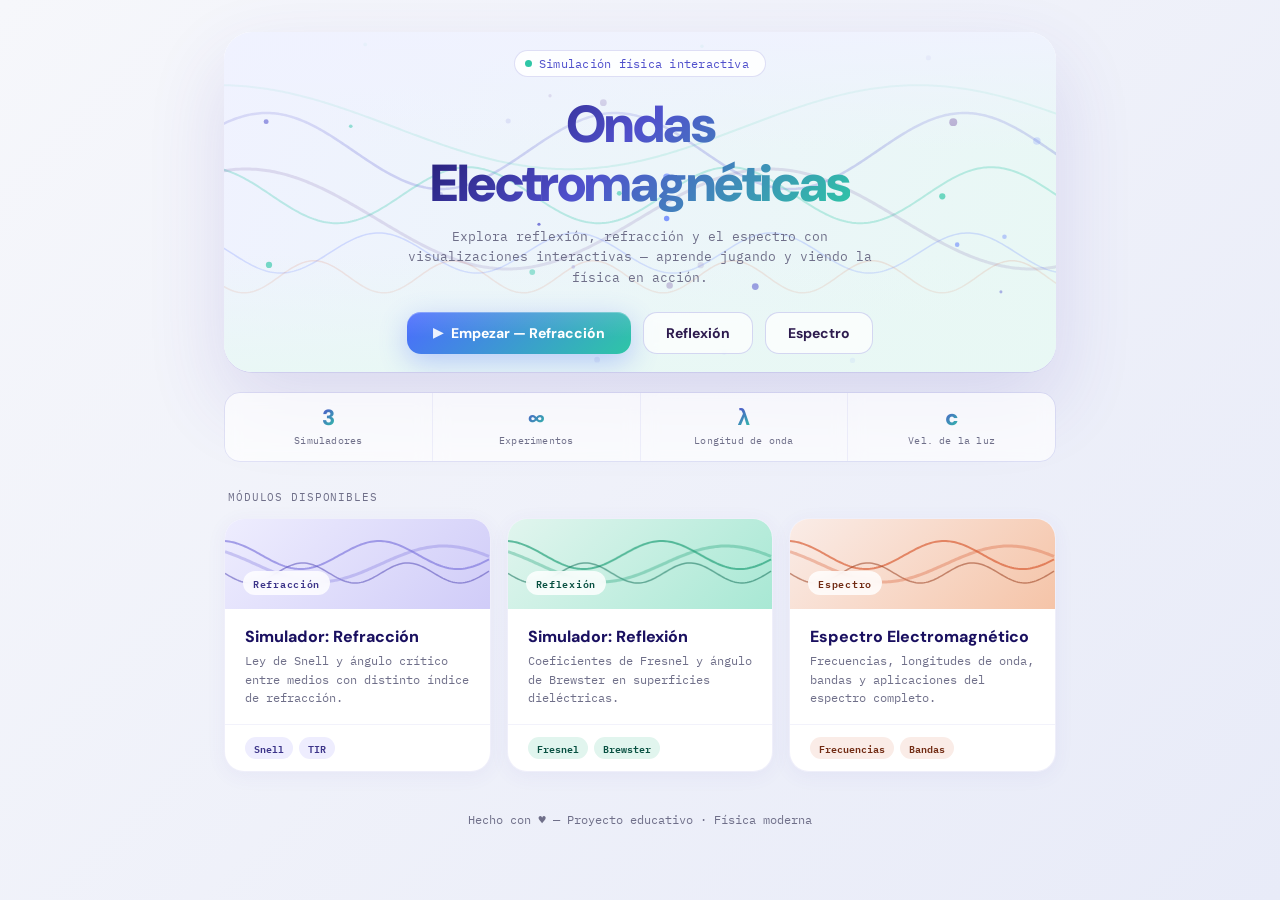
<file: Index.html>
<!DOCTYPE html>
<html lang="es">
<head>
  <meta charset="utf-8">
  <meta name="viewport" content="width=device-width, initial-scale=1">
  <title>Simuladores - Ondas Electromagnéticas</title>
  <link rel="preconnect" href="https://fonts.googleapis.com">
  <link rel="preconnect" href="https://fonts.gstatic.com" crossorigin>
  <link href="https://fonts.googleapis.com/css2?family=DM+Sans:wght@400;700;900&family=IBM+Plex+Mono:wght@400;600&display=swap" rel="stylesheet">
  <link rel="stylesheet" href="index.css">
</head>
<body>
  <main id="app">

    <!-- HERO -->
    <header class="hero">
      <canvas id="heroCvs" aria-hidden="true"></canvas>
      <div class="hero-content">
        <div class="hero-pill">
          <span class="pill-dot"></span>
          Simulación física interactiva
        </div>
        <h1>Ondas<br>Electromagnéticas</h1>
        <p class="hero-lead">
          Explora reflexión, refracción y el espectro con visualizaciones
          interactivas — aprende jugando y viendo la física en acción.
        </p>
        <div class="hero-cta">
          <a class="btn-primary" href="simulador_refraccion_em.html">
            <span class="btn-icon">▶</span>
            Empezar — Refracción
          </a>
          <a class="btn-ghost" href="simulador_reflexion_em.html">Reflexión</a>
          <a class="btn-ghost" href="espectro_em_v2.html">Espectro</a>
        </div>
      </div>
    </header>

    <!-- STATS BAR -->
    <div class="stats-bar">
      <div class="stat-item">
        <div class="stat-num" id="sn0">0</div>
        <div class="stat-label">Simuladores</div>
      </div>
      <div class="stat-item">
        <div class="stat-num" id="sn1" style="opacity:0;transform:translateY(10px)">∞</div>
        <div class="stat-label">Experimentos</div>
      </div>
      <div class="stat-item">
        <div class="stat-num" id="sn2" style="opacity:0;transform:translateY(10px)">λ</div>
        <div class="stat-label">Longitud de onda</div>
      </div>
      <div class="stat-item">
        <div class="stat-num" id="sn3" style="opacity:0;transform:translateY(10px)">c</div>
        <div class="stat-label">Vel. de la luz</div>
      </div>
    </div>

    <!-- SECTION LABEL -->
    <p class="section-label">Módulos disponibles</p>

    <!-- CARDS -->
    <section class="menu" aria-label="Módulos disponibles">

      <a class="card" href="simulador_refraccion_em.html">
        <div class="card-header ch-purple">
          <canvas class="card-mini-cvs" data-color1="#7F77DD" data-color2="#534AB7" aria-hidden="true"></canvas>
          <span class="card-tag t-purple">Refracción</span>
        </div>
        <div class="card-body">
          <div class="card-title">Simulador: Refracción</div>
          <div class="card-desc">Ley de Snell y ángulo crítico entre medios con distinto índice de refracción.</div>
        </div>
        <div class="card-footer">
          <div class="card-chips">
            <span class="chip chip-purple">Snell</span>
            <span class="chip chip-purple">TIR</span>
          </div>
          <span class="card-arrow" aria-hidden="true">→</span>
        </div>
      </a>

      <a class="card" href="simulador_reflexion_em.html">
        <div class="card-header ch-teal">
          <canvas class="card-mini-cvs" data-color1="#1D9E75" data-color2="#0F6E56" aria-hidden="true"></canvas>
          <span class="card-tag t-teal">Reflexión</span>
        </div>
        <div class="card-body">
          <div class="card-title">Simulador: Reflexión</div>
          <div class="card-desc">Coeficientes de Fresnel y ángulo de Brewster en superficies dieléctricas.</div>
        </div>
        <div class="card-footer">
          <div class="card-chips">
            <span class="chip chip-teal">Fresnel</span>
            <span class="chip chip-teal">Brewster</span>
          </div>
          <span class="card-arrow" aria-hidden="true">→</span>
        </div>
      </a>

      <a class="card" href="espectro_em.html">
        <div class="card-header ch-coral">
          <canvas class="card-mini-cvs" data-color1="#D85A30" data-color2="#993C1D" aria-hidden="true"></canvas>
          <span class="card-tag t-coral">Espectro</span>
        </div>
        <div class="card-body">
          <div class="card-title">Espectro Electromagnético</div>
          <div class="card-desc">Frecuencias, longitudes de onda, bandas y aplicaciones del espectro completo.</div>
        </div>
        <div class="card-footer">
          <div class="card-chips">
            <span class="chip chip-coral">Frecuencias</span>
            <span class="chip chip-coral">Bandas</span>
          </div>
          <span class="card-arrow" aria-hidden="true">→</span>
        </div>
      </a>

    </section>

    <footer class="foot">Hecho con ♥ — Proyecto educativo · Física moderna</footer>

  </main>

  <script src="index.js" defer></script>
</body>
</html>
</file>
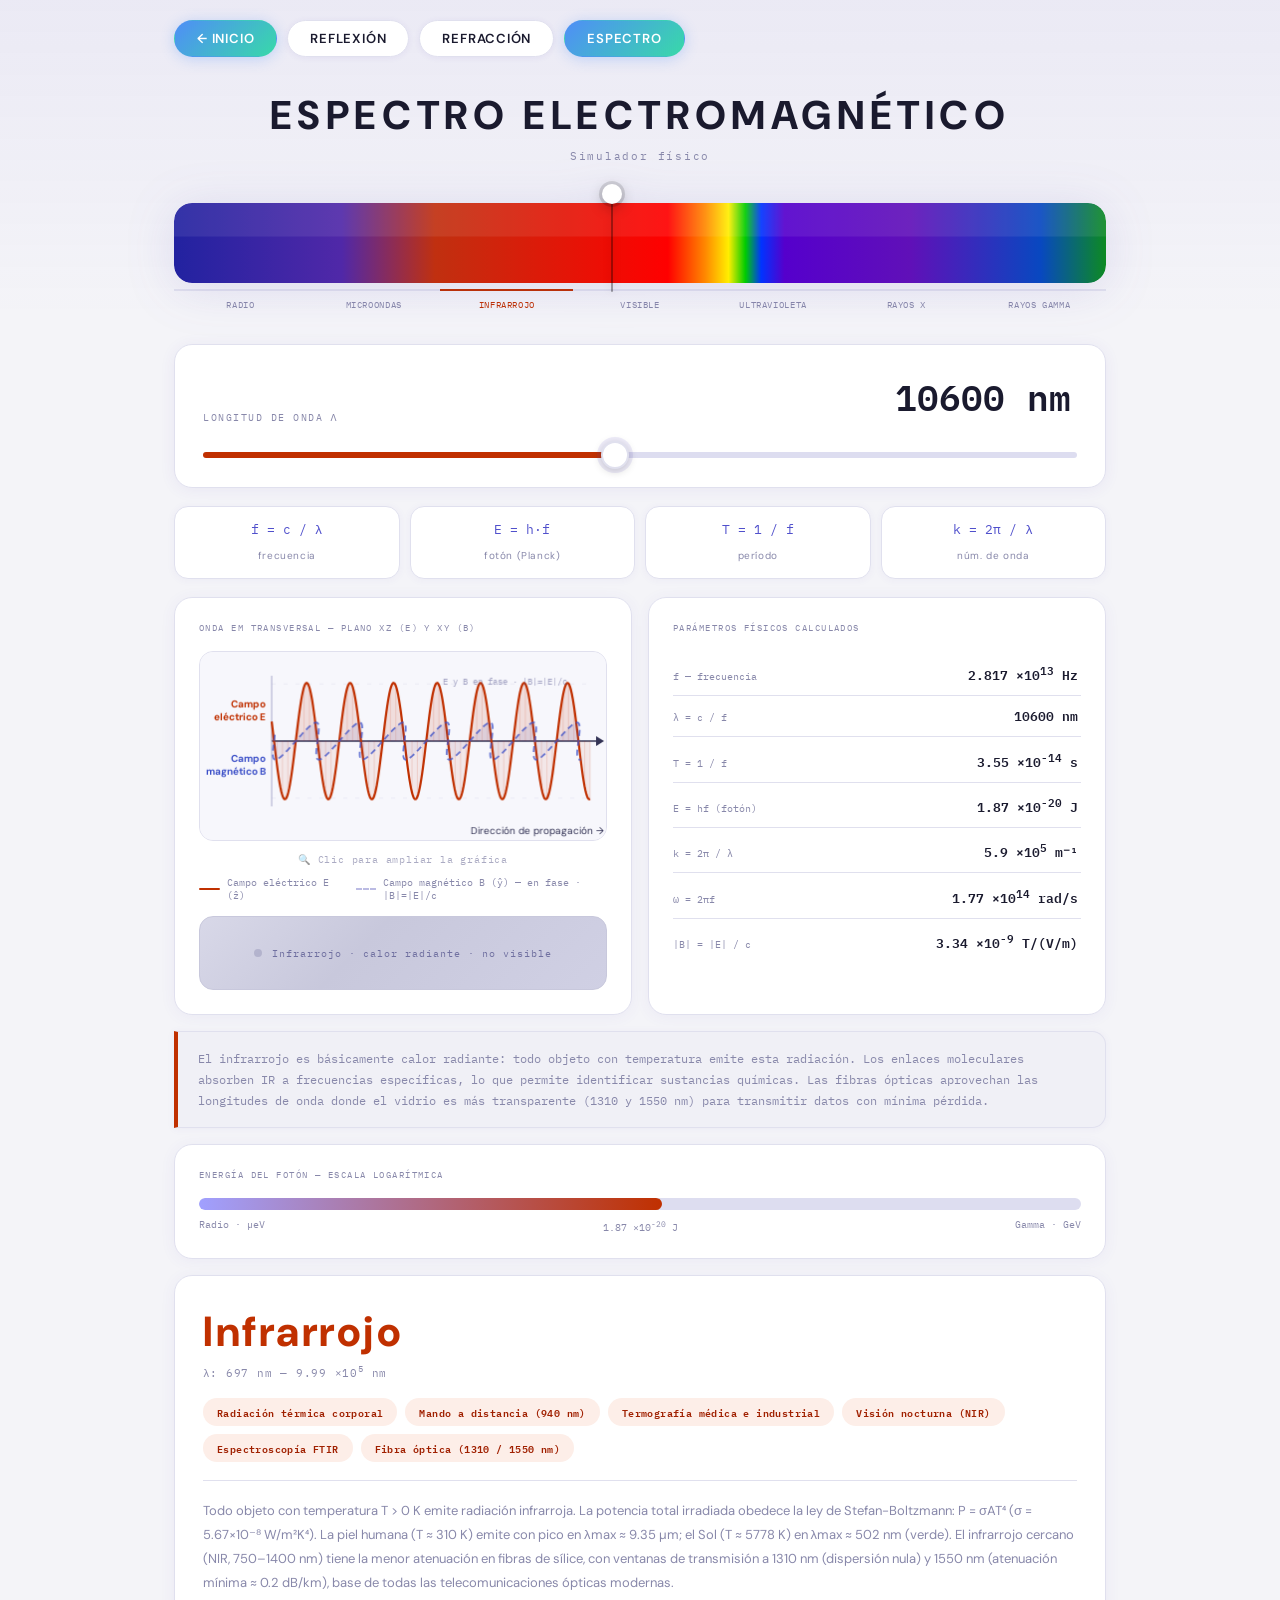
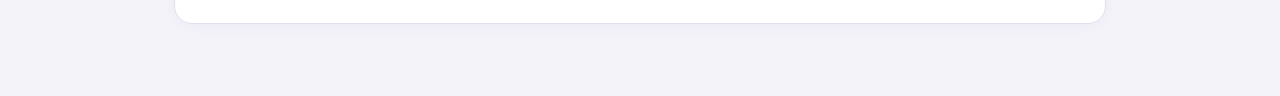
<file: espectro_em_v2.html>
<!DOCTYPE html>
<html lang="es">
<head>
<meta charset="UTF-8">
<meta name="viewport" content="width=device-width,initial-scale=1.0">
<title>Espectro Electromagnético</title>
<link href="https://fonts.googleapis.com/css2?family=IBM+Plex+Mono:wght@400;600&family=DM+Sans:wght@300;400;600;800&display=swap" rel="stylesheet">
<link rel="stylesheet" href="espectro_em.css">
</head>
<body>

  <!-- NAV FUERA DEL #app para que no herede su padding ni max-width -->
  <nav class="nav-top">
    <a href="Index.html" class="nav-home">← Inicio</a>
    <a href="simulador_reflexion_em.html">Reflexión</a>
    <a href="simulador_refraccion_em.html">Refracción</a>
    <a href="espectro_em_v2.html" class="nav-active">Espectro</a>
  </nav>

<div id="app">

  <div class="hdr">
    <h1>Espectro Electromagnético</h1>
    <p class="sub">Simulador físico</p>
  </div>

  <div class="spec-wrap" id="specWrap">
    <canvas id="specCvs"></canvas>
    <div class="needle" id="needle">
      <div class="ndot"></div>
      <div class="nline"></div>
    </div>
  </div>

  <div class="btabs" id="btabs"></div>

  <div class="sl-card">
    <div class="sl-top">
      <span class="sl-lbl">Longitud de onda λ</span>
      <div class="freq-big"><span id="fVal">—</span><span class="u" id="fUnit"></span></div>
    </div>
    <input type="range" id="sl" min="0" max="10000" value="4700" step="1">
  </div>

  <div class="fmls">
    <div class="fml"><span class="eq">f = c / λ</span><span class="nm">frecuencia</span></div>
    <div class="fml"><span class="eq">E = h·f</span><span class="nm">fotón (Planck)</span></div>
    <div class="fml"><span class="eq">T = 1 / f</span><span class="nm">período</span></div>
    <div class="fml"><span class="eq">k = 2π / λ</span><span class="nm">núm. de onda</span></div>
  </div>

  <div class="g2">
    <div class="panel">
      <div class="ptitle">Onda EM transversal — plano xz (E) y xy (B)</div>
      <canvas id="wCvs" style="height:190px"></canvas>
      <div class="wave-hint">🔍 Clic para ampliar la gráfica</div>
      <div class="wlegend">
        <span><span class="ldot" id="ldotE" style="background:#1a5fcc"></span>Campo eléctrico E (ẑ)</span>
        <span><span class="ldash"></span>Campo magnético B (ŷ) — en fase · |B|=|E|/c</span>
      </div>
      <div class="swatch" id="swatch">—</div>
    </div>
    <div class="panel">
      <div class="ptitle">Parámetros físicos calculados</div>
      <div class="metrics">
        <div class="mrow"><span class="mk">f — frecuencia</span><span><span class="mv" id="mF">—</span><span class="mu" id="mFu"></span></span></div>
        <div class="mrow"><span class="mk">λ = c / f</span><span><span class="mv" id="mL">—</span><span class="mu" id="mLu"></span></span></div>
        <div class="mrow"><span class="mk">T = 1 / f</span><span><span class="mv" id="mT">—</span><span class="mu" id="mTu"></span></span></div>
        <div class="mrow"><span class="mk">E = hf (fotón)</span><span><span class="mv" id="mE">—</span><span class="mu" id="mEu"></span></span></div>
        <div class="mrow"><span class="mk">k = 2π / λ</span><span><span class="mv" id="mK">—</span><span class="mu" id="mKu"></span></span></div>
        <div class="mrow"><span class="mk">ω = 2πf</span><span><span class="mv" id="mW">—</span><span class="mu" id="mWu"></span></span></div>
        <div class="mrow"><span class="mk">|B| = |E| / c</span><span><span class="mv" id="mB">—</span><span class="mu" id="mBu"></span></span></div>
      </div>
    </div>
  </div>

  <div class="physics-note" id="physNote">—</div>

  <div class="ebar-panel">
    <div class="ptitle">Energía del fotón — escala logarítmica</div>
    <div class="ebar-track"><div class="ebar-fill" id="ebarFill"></div></div>
    <div class="ebar-lbs"><span>Radio · µeV</span><span id="ebarVal">—</span><span>Gamma · GeV</span></div>
  </div>

  <div class="bpanel">
    <div class="bname" id="bName">—</div>
    <div class="brange" id="bRange">—</div>
    <div class="bpills" id="bPills"></div>
    <div class="bfact" id="bFact">—</div>
  </div>

</div>

<div id="wModal">
  <div id="wModalBox">
    <button id="wModalClose" title="Cerrar">✕</button>
    <div class="modal-title" id="mTitle">Onda Electromagnética Transversal</div>
    <div class="modal-subtitle">Ez(x,t) = E₀·sin(kx−ωt) &nbsp;·&nbsp; By(x,t) = (E₀/c)·sin(kx−ωt) &nbsp;·&nbsp; E ⊥ B ⊥ k̂</div>
    <canvas id="wModalCvs"></canvas>
    <div class="modal-physics">
      <div class="mph"><div class="mph-lbl">Frecuencia f</div><div><span class="mph-val" id="mmF">—</span><span class="mph-unit" id="mmFu"></span></div></div>
      <div class="mph"><div class="mph-lbl">Longitud de onda λ</div><div><span class="mph-val" id="mmL">—</span><span class="mph-unit" id="mmLu"></span></div></div>
      <div class="mph"><div class="mph-lbl">Período T</div><div><span class="mph-val" id="mmT">—</span><span class="mph-unit" id="mmTu"></span></div></div>
      <div class="mph"><div class="mph-lbl">Energía fotón E=hf</div><div><span class="mph-val" id="mmE">—</span><span class="mph-unit" id="mmEu"></span></div></div>
      <div class="mph"><div class="mph-lbl">Núm. de onda k=2π/λ</div><div><span class="mph-val" id="mmK">—</span><span class="mph-unit" id="mmKu"></span></div></div>
      <div class="mph"><div class="mph-lbl">|B₀|=|E₀|/c (por 1 V/m)</div><div><span class="mph-val" id="mmB">—</span><span class="mph-unit" id="mmBu"></span></div></div>
    </div>
    <div class="modal-eq">
      <div>λ = c / f<br><span class="desc">longitud de onda</span></div>
      <div>T = 1 / f<br><span class="desc">período</span></div>
      <div>E = h · f<br><span class="desc">energía del fotón (Planck)</span></div>
      <div>k = 2π / λ<br><span class="desc">número de onda</span></div>
      <div>ω = 2π · f<br><span class="desc">frecuencia angular</span></div>
      <div>|B₀| = |E₀| / c<br><span class="desc">campo magnético (Maxwell)</span></div>
    </div>
  </div>
</div>

<script src="espectro_em.js"></script>
</body>
</html>
</file>
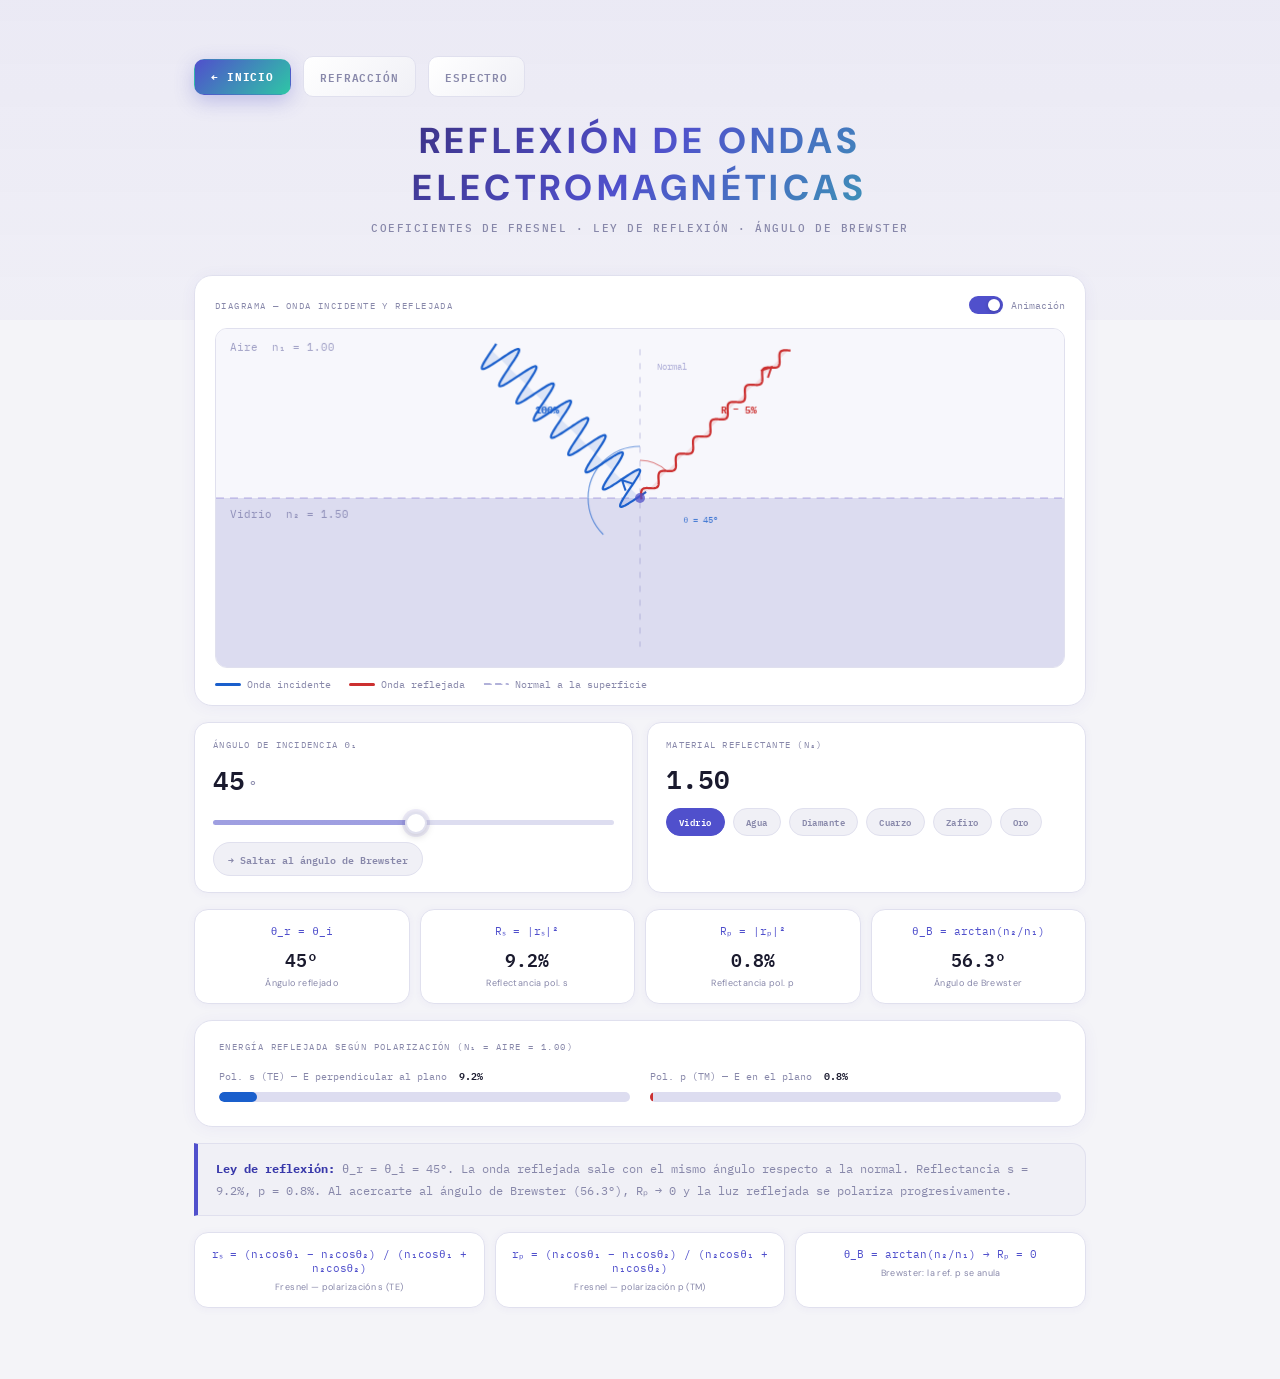
<file: simulador_reflexion_em.html>
<!DOCTYPE html>
<html lang="es">
<head>
<meta charset="UTF-8">
<meta name="viewport" content="width=device-width,initial-scale=1.0">
<title>Reflexión de Ondas Electromagnéticas</title>
<link href="https://fonts.googleapis.com/css2?family=IBM+Plex+Mono:wght@400;600&family=DM+Sans:wght@300;400;600;800&display=swap" rel="stylesheet">
<link rel="stylesheet" href="simulador_reflexion_em.css">
</head>
<body>
<div id="app">
  <div class="nav-top">
    <a href="Index.html" class="nav-home">← Inicio</a>
    <a href="simulador_refraccion_em.html">Refracción</a>
    <a href="espectro_em_v2.html">Espectro</a>
  </div>

  <div class="hdr">
    <h1>Reflexión de Ondas Electromagnéticas</h1>
    <div class="sub">Coeficientes de Fresnel · Ley de reflexión · Ángulo de Brewster</div>
  </div>

  <!-- CANVAS -->
  <div class="panel" style="padding:20px 20px 14px">
    <div class="top-row">
      <div class="ptitle" style="margin-bottom:0">Diagrama — onda incidente y reflejada</div>
      <label class="anim-toggle">
        <div class="toggle-dot on" id="animDot"></div>
        Animación
      </label>
    </div>
    <canvas id="mainCanvas"></canvas>
    <div class="legend">
      <div class="legend-item"><div class="lbar" style="background:#1a5fcc"></div>Onda incidente</div>
      <div class="legend-item"><div class="lbar" style="background:#cc3030"></div>Onda reflejada</div>
      <div class="legend-item"><div class="lbar dash"></div>Normal a la superficie</div>
    </div>
  </div>

  <!-- CONTROLES -->
  <div class="controls-grid">
    <div class="ctrl-card">
      <span class="ctrl-label">Ángulo de incidencia θ₁</span>
      <div class="ctrl-val" id="valAngle">45<span class="u">°</span></div>
      <input type="range" id="slAngle" min="0" max="89" value="45">
      <div style="margin-top:12px">
        <button class="btn-brewster" id="btnBrewster">→ Saltar al ángulo de Brewster</button>
      </div>
    </div>
    <div class="ctrl-card">
      <span class="ctrl-label">Material reflectante (n₂)</span>
      <div class="ctrl-val" id="valN2">1.50</div>
      <div class="mat-selector" id="matSel"></div>
    </div>
  </div>

  <!-- MÉTRICAS -->
  <div class="metrics-grid">
    <div class="metric-card">
      <span class="metric-eq">θ_r = θ_i</span>
      <div class="metric-val" id="mThetaR">—</div>
      <div class="metric-nm">Ángulo reflejado</div>
    </div>
    <div class="metric-card">
      <span class="metric-eq">Rₛ = |rₛ|²</span>
      <div class="metric-val" id="mRs">—</div>
      <div class="metric-nm">Reflectancia pol. s</div>
    </div>
    <div class="metric-card">
      <span class="metric-eq">Rₚ = |rₚ|²</span>
      <div class="metric-val" id="mRp">—</div>
      <div class="metric-nm">Reflectancia pol. p</div>
    </div>
    <div class="metric-card">
      <span class="metric-eq">θ_B = arctan(n₂/n₁)</span>
      <div class="metric-val" id="mBrew">—</div>
      <div class="metric-nm">Ángulo de Brewster</div>
    </div>
  </div>

  <!-- BARRAS ENERGÍA -->
  <div class="panel" style="padding:20px 24px">
    <div class="ptitle">Energía reflejada según polarización (n₁ = aire = 1.00)</div>
    <div style="display:grid;grid-template-columns:1fr 1fr;gap:20px">
      <div>
        <div style="font-family:var(--mono);font-size:10px;color:var(--muted)">
          Pol. s (TE) — E perpendicular al plano &nbsp;<span id="rsPct" style="color:var(--text);font-weight:600"></span>
        </div>
        <div class="intensity-track"><div class="intensity-fill" id="rsBar" style="background:#1a5fcc"></div></div>
      </div>
      <div>
        <div style="font-family:var(--mono);font-size:10px;color:var(--muted)">
          Pol. p (TM) — E en el plano &nbsp;<span id="rpPct" style="color:var(--text);font-weight:600"></span>
        </div>
        <div class="intensity-track"><div class="intensity-fill" id="rpBar" style="background:#cc3030"></div></div>
      </div>
    </div>
  </div>

  <!-- NOTA FÍSICA -->
  <div class="phys-note" id="physNote">—</div>

  <!-- ECUACIONES -->
  <div class="eqs-grid">
    <div class="metric-card">
      <span class="metric-eq">rₛ = (n₁cosθ₁ − n₂cosθ₂) / (n₁cosθ₁ + n₂cosθ₂)</span>
      <div class="metric-nm" style="margin-top:6px">Fresnel — polarización s (TE)</div>
    </div>
    <div class="metric-card">
      <span class="metric-eq">rₚ = (n₂cosθ₁ − n₁cosθ₂) / (n₂cosθ₁ + n₁cosθ₂)</span>
      <div class="metric-nm" style="margin-top:6px">Fresnel — polarización p (TM)</div>
    </div>
    <div class="metric-card">
      <span class="metric-eq">θ_B = arctan(n₂/n₁) → Rₚ = 0</span>
      <div class="metric-nm" style="margin-top:6px">Brewster: la ref. p se anula</div>
    </div>
  </div>

</div>

<script src="simulador_reflexion_em.js"></script>
</body>
</html>
</file>
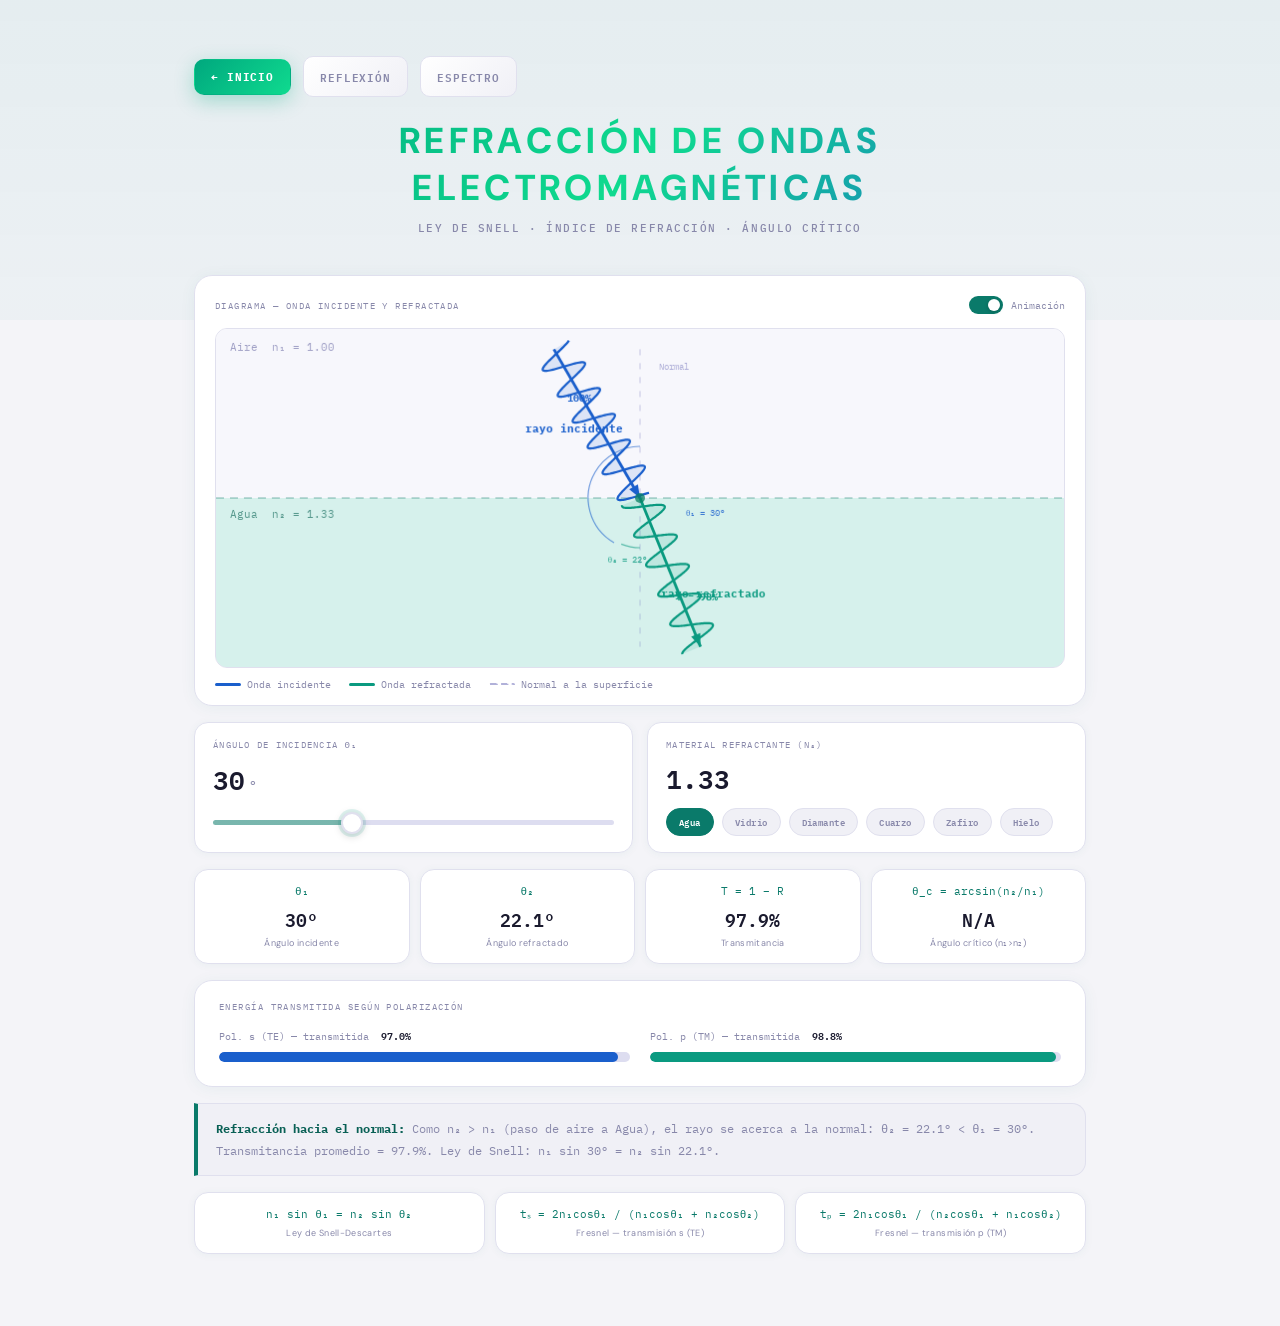
<file: simulador_refraccion_em.html>
<!DOCTYPE html>
<html lang="es">
<head>
<meta charset="UTF-8">
<meta name="viewport" content="width=device-width,initial-scale=1.0">
<title>Refracción de Ondas Electromagnéticas</title>
<link href="https://fonts.googleapis.com/css2?family=IBM+Plex+Mono:wght@400;600&family=DM+Sans:wght@300;400;600;800&display=swap" rel="stylesheet">
<link rel="stylesheet" href="simulador_refraccion_em.css">
</head>
<body>
<div id="app">
  <div class="nav-top">
    <a href="Index.html" class="nav-home">← Inicio</a>
    <a href="simulador_reflexion_em.html">Reflexión</a>
    <a href="espectro_em_v2.html">Espectro</a>
  </div>

  <div class="hdr">
    <h1>Refracción de Ondas Electromagnéticas</h1>
    <div class="sub">Ley de Snell · Índice de refracción · Ángulo crítico</div>
  </div>

  <!-- CANVAS -->
  <div class="panel" style="padding:20px 20px 14px">
    <div class="top-row">
      <div class="ptitle" style="margin-bottom:0">Diagrama — onda incidente y refractada</div>
      <label class="anim-toggle">
        <div class="toggle-dot on" id="animDot"></div>
        Animación
      </label>
    </div>
    <canvas id="mainCanvas"></canvas>
    <div class="legend">
      <div class="legend-item"><div class="lbar" style="background:#1a5fcc"></div>Onda incidente</div>
      <div class="legend-item"><div class="lbar" style="background:#0a9a80"></div>Onda refractada</div>
      <div class="legend-item"><div class="lbar dash"></div>Normal a la superficie</div>
    </div>
  </div>

  <!-- TIR WARNING -->
  <div class="tir-badge" id="tirBadge">
    ⚠️ Reflexión total interna — No existe onda refractada para este ángulo (θ₁ &gt; θ_c)
  </div>

  <!-- CONTROLES -->
  <div class="controls-grid">
    <div class="ctrl-card">
      <span class="ctrl-label">Ángulo de incidencia θ₁</span>
      <div class="ctrl-val" id="valAngle">30<span class="u">°</span></div>
      <input type="range" id="slAngle" min="0" max="89" value="30">
    </div>
    <div class="ctrl-card">
      <span class="ctrl-label">Material refractante (n₂)</span>
      <div class="ctrl-val" id="valN2">1.33</div>
      <div class="mat-selector" id="matSel"></div>
    </div>
  </div>

  <!-- MÉTRICAS -->
  <div class="metrics-grid">
    <div class="metric-card">
      <span class="metric-eq">θ₁</span>
      <div class="metric-val" id="mTheta1">—</div>
      <div class="metric-nm">Ángulo incidente</div>
    </div>
    <div class="metric-card">
      <span class="metric-eq">θ₂</span>
      <div class="metric-val" id="mTheta2">—</div>
      <div class="metric-nm">Ángulo refractado</div>
    </div>
    <div class="metric-card">
      <span class="metric-eq">T = 1 − R</span>
      <div class="metric-val" id="mT">—</div>
      <div class="metric-nm">Transmitancia</div>
    </div>
    <div class="metric-card">
      <span class="metric-eq">θ_c = arcsin(n₂/n₁)</span>
      <div class="metric-val" id="mCrit">—</div>
      <div class="metric-nm">Ángulo crítico (n₁&gt;n₂)</div>
    </div>
  </div>

  <!-- BARRAS ENERGÍA -->
  <div class="panel" style="padding:20px 24px">
    <div class="ptitle">Energía transmitida según polarización</div>
    <div style="display:grid;grid-template-columns:1fr 1fr;gap:20px">
      <div>
        <div style="font-family:var(--mono);font-size:10px;color:var(--muted)">
          Pol. s (TE) — transmitida &nbsp;<span id="tsPct" style="color:var(--text);font-weight:600"></span>
        </div>
        <div class="intensity-track"><div class="intensity-fill" id="tsBar" style="background:#1a5fcc"></div></div>
      </div>
      <div>
        <div style="font-family:var(--mono);font-size:10px;color:var(--muted)">
          Pol. p (TM) — transmitida &nbsp;<span id="tpPct" style="color:var(--text);font-weight:600"></span>
        </div>
        <div class="intensity-track"><div class="intensity-fill" id="tpBar" style="background:#0a9a80"></div></div>
      </div>
    </div>
  </div>

  <!-- NOTA FÍSICA -->
  <div class="phys-note" id="physNote">—</div>

  <!-- ECUACIONES -->
  <div class="eqs-grid">
    <div class="metric-card">
      <span class="metric-eq">n₁ sin θ₁ = n₂ sin θ₂</span>
      <div class="metric-nm" style="margin-top:6px">Ley de Snell-Descartes</div>
    </div>
    <div class="metric-card">
      <span class="metric-eq">tₛ = 2n₁cosθ₁ / (n₁cosθ₁ + n₂cosθ₂)</span>
      <div class="metric-nm" style="margin-top:6px">Fresnel — transmisión s (TE)</div>
    </div>
    <div class="metric-card">
      <span class="metric-eq">tₚ = 2n₁cosθ₁ / (n₂cosθ₁ + n₁cosθ₂)</span>
      <div class="metric-nm" style="margin-top:6px">Fresnel — transmisión p (TM)</div>
    </div>
  </div>

</div>

<script src="simulador_refraccion_em.js"></script>
</body>
</html>
</file>
<file: index.css>
:root {
  --bg: linear-gradient(135deg, #f6f7fb 0%, #e8ebf8 100%);
  --muted: #6f6f89;
  --accent: #5050cc;
  --accent2: #2ec6a6;
  --accent3: #7b5ea7;
  --mono: 'IBM Plex Mono', monospace;
  --sans: 'DM Sans', sans-serif;
}

* {
  box-sizing: border-box;
  margin: 0;
  padding: 0;
}

html, body {
  height: 100%;
  font-family: var(--sans);
  background: var(--bg);
  color: #111;
  scroll-behavior: smooth;
}

#app {
  max-width: 880px;
  margin: 0 auto;
  padding: 32px 24px 48px;
}

/* ─── HERO ─────────────────────────────────────────────── */

.hero {
  position: relative;
  border-radius: 28px;
  overflow: hidden;
  margin-bottom: 20px;
  background: linear-gradient(145deg, #ffffff 0%, #f0f2ff 100%);
  box-shadow:
    0 2px 0 rgba(255, 255, 255, 0.9) inset,
    0 32px 80px rgba(80, 60, 180, 0.14),
    0 1px 0 rgba(80, 80, 200, 0.12);
}

canvas#heroCvs {
  display: block;
  width: 100%;
  height: 340px;
}

.hero-content {
  position: absolute;
  inset: 0;
  display: flex;
  flex-direction: column;
  align-items: center;
  justify-content: center;
  padding: 32px 40px;
  text-align: center;
  z-index: 10;
}

/* Pill badge */
.hero-pill {
  display: inline-flex;
  align-items: center;
  gap: 7px;
  background: rgba(255, 255, 255, 0.85);
  border: 1.5px solid rgba(80, 80, 200, 0.18);
  border-radius: 999px;
  padding: 5px 16px 5px 10px;
  font-size: 12px;
  font-family: var(--mono);
  color: var(--accent);
  margin-bottom: 18px;
  backdrop-filter: blur(6px);
  letter-spacing: 0.02em;
  animation: fadeUp 0.5s ease backwards;
}

.pill-dot {
  width: 7px;
  height: 7px;
  border-radius: 50%;
  background: var(--accent2);
  animation: pulseDot 2s ease-in-out infinite;
}

/* Title */
.hero-content h1 {
  font-size: clamp(26px, 5.5vw, 52px);
  font-weight: 900;
  line-height: 1.12;
  letter-spacing: -0.03em;
  margin-bottom: 14px;
  background: linear-gradient(135deg, #1a1060 0%, #5050cc 45%, #2ec6a6 100%);
  -webkit-background-clip: text;
  -webkit-text-fill-color: transparent;
  background-clip: text;
  animation: fadeUp 0.5s ease 0.1s backwards;
}

/* Lead text */
.hero-lead {
  font-family: var(--mono);
  font-size: 12.5px;
  color: var(--muted);
  max-width: 500px;
  line-height: 1.65;
  margin-bottom: 24px;
  animation: fadeUp 0.5s ease 0.2s backwards;
}

/* CTA buttons */
.hero-cta {
  display: flex;
  gap: 12px;
  flex-wrap: wrap;
  justify-content: center;
  animation: fadeUp 0.5s ease 0.3s backwards;
}

.btn-primary {
  display: inline-flex;
  align-items: center;
  gap: 8px;
  padding: 12px 26px;
  border-radius: 14px;
  background: linear-gradient(135deg, #4b6bff, #2ec6a6);
  color: #fff;
  font-family: var(--sans);
  font-weight: 800;
  font-size: 14px;
  border: none;
  cursor: pointer;
  text-decoration: none;
  transition: transform 0.2s, box-shadow 0.2s;
  box-shadow: 0 8px 28px rgba(75, 107, 255, 0.32), 0 1px 0 rgba(255, 255, 255, 0.25) inset;
  position: relative;
  overflow: hidden;
}

.btn-primary::after {
  content: '';
  position: absolute;
  inset: 0;
  background: linear-gradient(180deg, rgba(255, 255, 255, 0.12) 0%, transparent 60%);
  border-radius: inherit;
  pointer-events: none;
}

.btn-primary:hover {
  transform: translateY(-3px) scale(1.02);
  box-shadow: 0 16px 40px rgba(75, 107, 255, 0.42);
}

.btn-ghost {
  display: inline-flex;
  align-items: center;
  gap: 8px;
  padding: 11px 22px;
  border-radius: 14px;
  background: rgba(255, 255, 255, 0.7);
  color: #2d1b4e;
  font-family: var(--sans);
  font-weight: 700;
  font-size: 14px;
  border: 1.5px solid rgba(80, 80, 200, 0.22);
  cursor: pointer;
  text-decoration: none;
  backdrop-filter: blur(6px);
  transition: transform 0.2s, background 0.2s, border-color 0.2s;
}

.btn-ghost:hover {
  transform: translateY(-3px);
  background: rgba(255, 255, 255, 0.92);
  border-color: rgba(80, 80, 200, 0.45);
}

.btn-icon {
  font-size: 13px;
  opacity: 0.9;
}

/* ─── STATS BAR ─────────────────────────────────────────── */

.stats-bar {
  display: flex;
  margin-bottom: 28px;
  border-radius: 16px;
  overflow: hidden;
  border: 0.5px solid rgba(80, 80, 200, 0.1);
}

.stat-item {
  flex: 1;
  display: flex;
  flex-direction: column;
  align-items: center;
  padding: 14px 8px;
  background: rgba(255, 255, 255, 0.7);
  backdrop-filter: blur(8px);
  transition: background 0.2s;
  border-right: 0.5px solid rgba(80, 80, 200, 0.08);
}

.stat-item:last-child {
  border-right: none;
}

.stat-item:hover {
  background: rgba(255, 255, 255, 0.95);
}

.stat-num {
  font-size: 22px;
  font-weight: 900;
  background: linear-gradient(135deg, #5050cc, #2ec6a6);
  -webkit-background-clip: text;
  -webkit-text-fill-color: transparent;
  background-clip: text;
  line-height: 1;
  margin-bottom: 5px;
}

.stat-label {
  font-family: var(--mono);
  font-size: 10px;
  color: var(--muted);
  letter-spacing: 0.02em;
  text-align: center;
}

/* ─── SECTION LABEL ─────────────────────────────────────── */

.section-label {
  font-family: var(--mono);
  font-size: 11px;
  color: var(--muted);
  letter-spacing: 0.08em;
  text-transform: uppercase;
  margin-bottom: 14px;
  padding-left: 4px;
}

/* ─── CARDS ─────────────────────────────────────────────── */

.menu {
  display: grid;
  grid-template-columns: repeat(auto-fit, minmax(230px, 1fr));
  gap: 16px;
  margin-bottom: 32px;
}

.card {
  display: flex;
  flex-direction: column;
  border-radius: 20px;
  background: #fff;
  border: 1.5px solid rgba(80, 80, 200, 0.09);
  overflow: hidden;
  text-decoration: none;
  color: #111;
  cursor: pointer;
  transition: transform 0.25s cubic-bezier(.22, .9, .35, 1), box-shadow 0.25s, border-color 0.25s;
  box-shadow: 0 4px 20px rgba(80, 60, 180, 0.06);
  animation: slideUp 0.5s cubic-bezier(.22, .9, .35, 1) backwards;
}

.card:nth-child(1) { animation-delay: 0.05s; }
.card:nth-child(2) { animation-delay: 0.12s; }
.card:nth-child(3) { animation-delay: 0.19s; }

.card:hover {
  transform: translateY(-8px) scale(1.01);
  border-color: rgba(80, 80, 200, 0.24);
  box-shadow: 0 20px 50px rgba(80, 60, 180, 0.16);
}

/* Card header (canvas zone) */
.card-header {
  height: 90px;
  position: relative;
  overflow: hidden;
  display: flex;
  align-items: flex-end;
  padding: 14px 18px;
}

.card-header.ch-purple { background: linear-gradient(135deg, #EEEDFE, #d0ccf8); }
.card-header.ch-teal   { background: linear-gradient(135deg, #E1F5EE, #a8e8d4); }
.card-header.ch-coral  { background: linear-gradient(135deg, #FAECE7, #f5c4a8); }

.card-mini-cvs {
  position: absolute;
  inset: 0;
  width: 100%;
  height: 100%;
}

.card-tag {
  position: relative;
  z-index: 2;
  font-family: var(--mono);
  font-size: 10px;
  letter-spacing: 0.07em;
  padding: 3px 10px;
  border-radius: 999px;
  background: rgba(255, 255, 255, 0.82);
  backdrop-filter: blur(4px);
  font-weight: 600;
}

.card-tag.t-purple { color: #3C3489; }
.card-tag.t-teal   { color: #085041; }
.card-tag.t-coral  { color: #712B13; }

/* Card body */
.card-body {
  padding: 18px 20px 16px;
  display: flex;
  flex-direction: column;
  gap: 6px;
  flex: 1;
}

.card-title {
  font-size: 16px;
  font-weight: 800;
  color: #1a1060;
  line-height: 1.2;
}

.card-desc {
  font-family: var(--mono);
  font-size: 12px;
  color: var(--muted);
  line-height: 1.55;
}

/* Card footer */
.card-footer {
  padding: 12px 20px;
  border-top: 1px solid rgba(80, 80, 200, 0.07);
  display: flex;
  align-items: center;
  justify-content: space-between;
}

.card-chips {
  display: flex;
  gap: 6px;
  flex-wrap: wrap;
}

.chip {
  font-family: var(--mono);
  font-size: 10px;
  padding: 2px 9px;
  border-radius: 999px;
  font-weight: 600;
}

.chip-purple { background: #EEEDFE; color: #3C3489; }
.chip-teal   { background: #E1F5EE; color: #085041; }
.chip-coral  { background: #FAECE7; color: #712B13; }

.card-arrow {
  font-size: 16px;
  color: var(--muted);
  opacity: 0;
  transition: opacity 0.2s, transform 0.2s;
}

.card:hover .card-arrow {
  opacity: 1;
  transform: translateX(4px);
}

/* ─── FOOTER ─────────────────────────────────────────────── */

.foot {
  text-align: center;
  font-family: var(--mono);
  font-size: 12px;
  color: var(--muted);
  padding-top: 8px;
}

/* ─── ANIMATIONS ─────────────────────────────────────────── */

@keyframes fadeUp {
  from { opacity: 0; transform: translateY(14px); }
  to   { opacity: 1; transform: translateY(0); }
}

@keyframes slideUp {
  from { opacity: 0; transform: translateY(20px); }
  to   { opacity: 1; transform: translateY(0); }
}

@keyframes pulseDot {
  0%, 100% { transform: scale(1); opacity: 1; }
  50%       { transform: scale(1.4); opacity: 0.7; }
}

/* ─── RESPONSIVE ─────────────────────────────────────────── */

@media (max-width: 640px) {
  #app {
    padding: 20px 16px 40px;
  }

  canvas#heroCvs {
    height: 240px;
  }

  .hero-content {
    padding: 24px 20px;
  }

  .hero-content h1 {
    font-size: 28px;
  }

  .hero-lead {
    font-size: 11.5px;
  }

  .btn-primary,
  .btn-ghost {
    padding: 10px 18px;
    font-size: 13px;
  }

  .stats-bar {
    flex-wrap: wrap;
  }

  .stat-item {
    flex: 1 1 40%;
  }

  .menu {
    grid-template-columns: 1fr;
  }
}
</file>
<file: espectro_em.css>
:root {
  --bg:      #f4f4f8;
  --surface: #ffffff;
  --surface2:#f0f0f6;
  --border:  #e0e0ee;
  --text:    #1a1a2e;
  --muted:   #8888aa;
  --dim:     #ddddf0;
  --mono: 'IBM Plex Mono', monospace;
  --sans: 'DM Sans', sans-serif;
}
*, *::before, *::after { margin:0; padding:0; box-sizing:border-box }
html, body {
  min-height:100vh;
  background: var(--bg);
  color: var(--text);
  font-family: var(--sans);
  overflow-x: hidden;
}
body::before {
  content:'';
  position:fixed; top:0; left:0; right:0; height:320px;
  background: linear-gradient(180deg,rgba(100,80,200,.06) 0%,transparent 100%);
  pointer-events:none; z-index:0;
}

/* ── NAV TOP (fuera de #app) ─────────────────────────────── */
.nav-top {
  position: relative;
  z-index: 10;
  display: flex;
  gap: 10px;
  align-items: center;
  flex-wrap: wrap;
  max-width: 980px;
  margin: 0 auto;
  padding: 20px 24px 0;
}
.nav-top a {
  display: inline-flex;
  align-items: center;
  padding: 9px 22px;
  border-radius: 999px;
  border: 1.5px solid var(--border);
  background: var(--surface);
  color: var(--text);
  font-family: var(--sans);
  font-weight: 600;
  font-size: 0.82rem;
  text-decoration: none;
  text-transform: uppercase;
  letter-spacing: 0.06em;
  transition: background 0.18s, color 0.18s, border-color 0.18s;
  box-shadow: 0 1px 6px rgba(80,60,180,.07);
}
.nav-top a:hover {
  background: var(--surface2);
  border-color: #b0b0cc;
}
.nav-top .nav-home,
.nav-top .nav-active {
  background: linear-gradient(135deg, #4f8ef7 0%, #38d9a9 100%);
  color: #fff !important;
  border-color: transparent;
  box-shadow: 0 2px 14px rgba(79,142,247,.3);
}
.nav-top .nav-home:hover,
.nav-top .nav-active:hover {
  background: linear-gradient(135deg, #3a7ae0 0%, #28c99a 100%);
}
/* ─────────────────────────────────────────────────────────── */

#app {
  position:relative; z-index:1;
  max-width:980px;
  margin:0 auto;
  padding:32px 24px 72px;
}
.hdr { text-align:center; margin-bottom:40px }
.hdr h1 {
  font-size: clamp(22px,5vw,40px);
  font-weight:800;
  letter-spacing:.14em;
  text-transform:uppercase;
  color: var(--text);
  margin-bottom:8px;
}
.hdr .sub {
  font-family: var(--mono);
  font-size:11px;
  color: var(--muted);
  letter-spacing:.16em;
}
.spec-wrap {
  position:relative;
  margin-bottom:6px;
  user-select:none;
  filter: drop-shadow(0 6px 24px rgba(80,60,180,.13));
}
#specCvs {
  width:100%; height:80px;
  border-radius:18px;
  display:block;
  cursor:crosshair;
}
.needle {
  position:absolute; top:-9px;
  pointer-events:none;
  transform:translateX(-50%);
  transition: left .04s linear;
}
.ndot {
  width:20px; height:20px;
  background:#fff;
  border-radius:50%;
  box-shadow: 0 0 0 3px rgba(0,0,0,.12), 0 4px 14px rgba(0,0,0,.25);
  position:absolute; top:-10px; left:-9px;
}
.nline {
  width:2px; height:98px;
  background:rgba(0,0,0,.35);
  border-radius:2px;
  margin:0 auto;
  box-shadow: 0 0 8px rgba(0,0,0,.15);
}
.btabs { display:flex; margin-bottom:28px }
.btab {
  flex:1;
  text-align:center;
  font-size:9px;
  letter-spacing:.07em;
  text-transform:uppercase;
  color: var(--muted);
  padding:8px 2px 6px;
  border-top:2px solid var(--border);
  cursor:pointer;
  transition:all .2s;
  font-family: var(--mono);
}
.btab:hover { color: var(--text) }
.btab.on { color: var(--text) }
.sl-card {
  background: var(--surface);
  border:1px solid var(--border);
  border-radius:18px;
  padding:24px 28px;
  margin-bottom:18px;
  box-shadow: 0 2px 16px rgba(80,60,180,.07);
}
.sl-top {
  display:flex;
  justify-content:space-between;
  align-items:flex-end;
  margin-bottom:18px;
}
.sl-lbl {
  font-family: var(--mono);
  font-size:10px;
  letter-spacing:.15em;
  text-transform:uppercase;
  color: var(--muted);
}
.freq-big {
  font-family: var(--mono);
  font-size: clamp(22px,4vw,36px);
  font-weight:600;
  color: var(--text);
}
.freq-big .u { font-size:14px; font-weight:400; color:var(--muted); margin-left:6px }
input[type=range] {
  width:100%;
  -webkit-appearance:none; appearance:none;
  height:6px;
  border-radius:6px;
  outline:none;
  cursor:pointer;
  background: var(--dim);
}
input[type=range]::-webkit-slider-thumb {
  -webkit-appearance:none;
  width:28px; height:28px;
  border-radius:50%;
  background:#fff;
  border: 2px solid var(--border);
  cursor:pointer;
  box-shadow: 0 2px 10px rgba(0,0,0,.2), 0 0 0 4px rgba(100,80,200,.1);
}
input[type=range]::-moz-range-thumb {
  width:28px; height:28px;
  border-radius:50%;
  background:#fff;
  border:2px solid var(--border);
  cursor:pointer;
}
.fmls {
  display:grid;
  grid-template-columns:repeat(4,1fr);
  gap:10px;
  margin-bottom:18px;
}
.fml {
  background: var(--surface);
  border:1px solid var(--border);
  border-radius:14px;
  padding:14px 10px;
  text-align:center;
  box-shadow: 0 1px 8px rgba(80,60,180,.05);
}
.fml .eq {
  display:block;
  font-family: var(--mono);
  font-size:13px;
  color:#5050cc;
  margin-bottom:5px;
}
.fml .nm {
  font-size:10px;
  color: var(--muted);
  letter-spacing:.06em;
}
.g2 {
  display:grid;
  grid-template-columns:1fr 1fr;
  gap:16px;
  margin-bottom:16px;
}
.panel {
  background: var(--surface);
  border:1px solid var(--border);
  border-radius:18px;
  padding:24px;
  box-shadow: 0 2px 16px rgba(80,60,180,.06);
}
.ptitle {
  font-family: var(--mono);
  font-size:9px;
  letter-spacing:.16em;
  text-transform:uppercase;
  color: var(--muted);
  margin-bottom:18px;
}
#wCvs {
  width:100%; height:190px;
  display:block;
  border-radius:14px;
  background:#f7f7fc;
  border:1px solid var(--border);
  margin-bottom:12px;
}
.wlegend {
  display:flex;
  gap:20px;
  font-family: var(--mono);
  font-size:10px;
  color: var(--muted);
  margin-bottom:14px;
}
.wlegend span { display:flex; align-items:center; gap:7px }
.ldot { width:24px; height:2.5px; border-radius:2px }
.ldash { width:24px; height:0; border-top:2px dashed rgba(120,120,200,.5) }
.swatch {
  height:74px;
  border-radius:14px;
  display:flex;
  align-items:center;
  justify-content:center;
  font-family: var(--mono);
  font-size:11px;
  letter-spacing:.06em;
  transition: background .35s, color .35s, border-color .35s;
  border:1px solid var(--border);
  gap: 10px;
}
.swatch.invisible {
  background: linear-gradient(135deg, #d8d8e8 0%, #c8c8dc 40%, #d0d0e4 100%);
  color: #7070a0;
  border-color: #c8c8dc;
  font-size: 10px;
  letter-spacing: .1em;
}
.swatch.invisible .sw-dot {
  width: 8px; height: 8px;
  border-radius: 50%;
  background: #a0a0c0;
  opacity: .6;
  flex-shrink: 0;
}
.metrics { display:flex; flex-direction:column }
.mrow {
  display:flex;
  justify-content:space-between;
  align-items:baseline;
  padding:9px 0;
  border-bottom:1px solid var(--border);
}
.mrow:last-child { border-bottom:none }
.mk { font-family:var(--mono); font-size:10px; color:var(--muted) }
.mv { font-family:var(--mono); font-size:13px; font-weight:600; color:var(--text) }
.mu { font-family:var(--mono); font-size:10px; color:var(--muted); margin-left:3px }
.physics-note {
  background: var(--surface2);
  border:1px solid var(--border);
  border-left:4px solid #5050cc;
  border-radius:0 14px 14px 0;
  padding:16px 20px;
  margin-bottom:16px;
  font-size:12px;
  color: var(--muted);
  line-height:1.75;
  font-family: var(--mono);
  box-shadow: 0 1px 8px rgba(80,60,180,.05);
}
.physics-note strong { color:#3838aa }
.ebar-panel {
  background: var(--surface);
  border:1px solid var(--border);
  border-radius:18px;
  padding:24px;
  margin-bottom:16px;
  box-shadow: 0 2px 16px rgba(80,60,180,.06);
}
.ebar-track {
  height:12px;
  border-radius:8px;
  background: var(--dim);
  margin:12px 0 8px;
  overflow:hidden;
}
.ebar-fill {
  height:100%;
  border-radius:8px;
  transition:width .3s, background .3s;
}
.ebar-lbs {
  display:flex;
  justify-content:space-between;
  font-family: var(--mono);
  font-size:10px;
  color: var(--muted);
}
.ebar-val {
  text-align:center;
  font-family: var(--mono);
  font-size:17px;
  font-weight:600;
  color: var(--text);
  margin-top:10px;
}
.bpanel {
  background: var(--surface);
  border:1px solid var(--border);
  border-radius:18px;
  padding:28px;
  box-shadow: 0 2px 16px rgba(80,60,180,.06);
}
.bname {
  font-size: clamp(28px,5vw,42px);
  font-weight:800;
  letter-spacing:.06em;
  margin-bottom:4px;
  transition:color .3s;
}
.brange {
  font-family: var(--mono);
  font-size:11px;
  color: var(--muted);
  letter-spacing:.07em;
  margin-bottom:18px;
}
.bpills { display:flex; flex-wrap:wrap; gap:8px; margin-bottom:18px }
.bpill {
  font-family: var(--mono);
  font-size:10px;
  padding:5px 14px;
  border-radius:20px;
  font-weight:600;
  letter-spacing:.04em;
}
.bfact {
  font-size:13px;
  color: var(--muted);
  line-height:1.85;
  border-top:1px solid var(--border);
  padding-top:18px;
}
@media(max-width:620px){
  .g2 { grid-template-columns:1fr }
  .fmls { grid-template-columns:1fr 1fr }
  .btab { font-size:7.5px }
  .nav-top a { font-size:0.75rem; padding:7px 14px; }
}
#wCvs { cursor: zoom-in !important; }
.wave-hint {
  text-align:center; font-size:10px; color:var(--muted);
  font-family:var(--mono); letter-spacing:.08em; margin-bottom:10px; opacity:.7;
}
#wModal {
  display:none; position:fixed; inset:0; z-index:9999;
  background:rgba(20,20,50,0.52);
  backdrop-filter:blur(7px); -webkit-backdrop-filter:blur(7px);
  align-items:center; justify-content:center;
}
#wModal.open { display:flex; }
#wModalBox {
  background:#fff; border-radius:24px;
  box-shadow:0 24px 80px rgba(0,0,50,.22);
  padding:28px 32px 26px;
  width:min(880px,94vw); max-height:93vh; overflow:auto;
  position:relative;
  animation:modalIn .22s cubic-bezier(.22,1,.36,1);
}
@keyframes modalIn {
  from{opacity:0;transform:scale(.94) translateY(16px)}
  to  {opacity:1;transform:scale(1)   translateY(0)}
}
#wModalClose {
  position:absolute; top:18px; right:20px;
  width:36px; height:36px; border-radius:50%;
  background:#f0f0f6; border:none; cursor:pointer;
  font-size:18px; color:#444;
  display:flex; align-items:center; justify-content:center;
  transition:background .15s;
}
#wModalClose:hover { background:#e0e0ee; }
.modal-title {
  font-family:var(--sans); font-size:16px; font-weight:700;
  color:var(--text); letter-spacing:.04em; margin-bottom:3px;
}
.modal-subtitle {
  font-family:var(--mono); font-size:10px; color:var(--muted);
  letter-spacing:.12em; margin-bottom:20px;
}
#wModalCvs {
  width:100%; height:320px; display:block;
  border-radius:16px; background:#f7f7fc;
  border:1px solid var(--border); margin-bottom:18px;
}
.modal-physics {
  display:grid; grid-template-columns:repeat(3,1fr); gap:12px; margin-bottom:16px;
}
.mph {
  background:#f4f4fa; border:1px solid var(--border); border-radius:12px; padding:12px 14px;
}
.mph-lbl { font-family:var(--mono); font-size:9px; color:var(--muted); letter-spacing:.1em; margin-bottom:5px; text-transform:uppercase; }
.mph-val { font-family:var(--mono); font-size:15px; font-weight:600; color:var(--text); }
.mph-unit { font-family:var(--mono); font-size:10px; color:var(--muted); margin-left:3px; }
.modal-eq {
  background:#f4f4fa; border:1px solid var(--border); border-radius:12px;
  padding:14px 20px; font-family:var(--mono); font-size:12px; color:#4040bb;
  letter-spacing:.07em; line-height:2.1;
  display:grid; grid-template-columns:1fr 1fr; gap:2px 20px;
}
.modal-eq .desc { color:var(--muted); font-size:10px; }
@media(max-width:540px){
  .modal-physics{grid-template-columns:1fr 1fr}
  .modal-eq{grid-template-columns:1fr}
  #wModalCvs{height:220px}
}
</file>
<file: simulador_reflexion_em.css>
:root {
  --bg:      #f4f4f8;
  --surface: #ffffff;
  --surface2:#f0f0f6;
  --border:  #e0e0ee;
  --text:    #1a1a2e;
  --muted:   #8888aa;
  --dim:     #ddddf0;
  --accent:  #5050cc;
  --mono: 'IBM Plex Mono', monospace;
  --sans: 'DM Sans', sans-serif;
}
*, *::before, *::after { margin:0; padding:0; box-sizing:border-box }
html, body {
  min-height:100vh;
  background: var(--bg);
  color: var(--text);
  font-family: var(--sans);
  overflow-x: hidden;
}
body::before {
  content:'';
  position:fixed; top:0; left:0; right:0; height:320px;
  background: linear-gradient(180deg,rgba(100,80,200,.06) 0%,transparent 100%);
  background-size: 200% 200%;
  animation: bgShift 10s linear infinite;
  pointer-events:none; z-index:0;
}
#app {
  position:relative; z-index:1;
  max-width:940px;
  margin:0 auto;
  padding:40px 24px 72px;
}

.nav-top {
  padding: 16px 0 20px;
  display: flex;
  gap: 12px;
  flex-wrap: wrap;
  align-items: center;
}

.nav-top a {
  display: inline-flex;
  align-items: center;
  gap: 6px;
  font-family: var(--mono);
  font-size: 11px;
  letter-spacing: .08em;
  text-transform: uppercase;
  padding: 10px 16px;
  background: linear-gradient(135deg, var(--surface) 0%, var(--surface2) 100%);
  border: 1.5px solid var(--border);
  border-radius: 10px;
  color: var(--muted);
  text-decoration: none;
  transition: all 0.3s cubic-bezier(0.22, 0.9, 0.35, 1);
  position: relative;
  overflow: hidden;
  font-weight: 600;
}

.nav-top a::before {
  content: '';
  position: absolute;
  top: 0;
  left: -100%;
  width: 100%;
  height: 100%;
  background: linear-gradient(135deg, rgba(80, 80, 200, 0.1) 0%, transparent 100%);
  transition: left 0.3s ease;
  z-index: 0;
}

.nav-top a > * {
  position: relative;
  z-index: 1;
}

.nav-top a:hover {
  background: linear-gradient(135deg, #ffffff 0%, var(--surface2) 100%);
  color: var(--text);
  border-color: var(--accent);
  transform: translateY(-2px);
  box-shadow: 0 8px 24px rgba(80, 60, 180, 0.15);
}

.nav-top a:hover::before {
  left: 0;
}

.nav-top a.nav-home {
  background: linear-gradient(135deg, #5050cc 0%, #2ec6a6 100%);
  color: #fff;
  border-color: transparent;
  font-weight: 700;
  box-shadow: 0 6px 20px rgba(80, 80, 200, 0.3);
}

.nav-top a.nav-home::before {
  background: rgba(255, 255, 255, 0.2);
}

.nav-top a.nav-home:hover {
  background: linear-gradient(135deg, #6a60dd 0%, #3ed7b8 100%);
  border-color: transparent;
  transform: translateY(-3px);
  box-shadow: 0 12px 32px rgba(80, 80, 200, 0.4);
}

/* HEADER */
.hdr { 
  text-align: center; 
  margin-bottom: 40px;
  animation: fadeInDown 0.6s cubic-bezier(0.22, 0.9, 0.35, 1);
}

.hdr h1 {
  font-size: clamp(20px, 4.5vw, 36px);
  font-weight: 800;
  letter-spacing: .12em;
  text-transform: uppercase;
  background: linear-gradient(135deg, #2d1b4e 0%, #5050cc 50%, #2ec6a6 100%);
  -webkit-background-clip: text;
  -webkit-text-fill-color: transparent;
  background-clip: text;
  margin-bottom: 10px;
  animation: titleSlideIn 0.7s cubic-bezier(0.22, 0.9, 0.35, 1) 0.1s backwards;
}

.hdr .sub {
  font-family: var(--mono);
  font-size: 11px;
  color: var(--muted);
  letter-spacing: .14em;
  animation: fadeInUp 0.6s cubic-bezier(0.22, 0.9, 0.35, 1) 0.2s backwards;
  text-transform: uppercase;
  font-weight: 500;
}

@keyframes fadeInDown {
  from {
    opacity: 0;
    transform: translateY(-20px);
  }
  to {
    opacity: 1;
    transform: translateY(0);
  }
}

@keyframes titleSlideIn {
  from {
    opacity: 0;
    transform: translateY(10px);
  }
  to {
    opacity: 1;
    transform: translateY(0);
  }
}

@keyframes fadeInUp {
  from {
    opacity: 0;
    transform: translateY(8px);
  }
  to {
    opacity: 1;
    transform: translateY(0);
  }
}

/* PANEL BASE */
.panel {
  background: var(--surface);
  border:1px solid var(--border);
  border-radius:18px;
  padding:24px;
  box-shadow: 0 2px 16px rgba(80,60,180,.06);
  margin-bottom:16px;
}
.ptitle {
  font-family: var(--mono);
  font-size:9px;
  letter-spacing:.16em;
  text-transform:uppercase;
  color: var(--muted);
  margin-bottom:14px;
}

/* CANVAS */
#mainCanvas {
  width:100%; height:340px;
  display:block;
  border-radius:12px;
  border:1px solid var(--border);
}

/* CONTROLES */
.controls-grid {
  display:grid;
  grid-template-columns: 1fr 1fr;
  gap:14px;
  margin-bottom:16px;
}
.ctrl-card {
  background: var(--surface);
  border:1px solid var(--border);
  border-radius:14px;
  padding:16px 18px;
  box-shadow: 0 1px 8px rgba(80,60,180,.05);
}
.ctrl-label {
  font-family: var(--mono);
  font-size:9px;
  letter-spacing:.14em;
  text-transform:uppercase;
  color: var(--muted);
  margin-bottom:8px;
  display:block;
}
.ctrl-val {
  font-family: var(--mono);
  font-size:26px;
  font-weight:600;
  color: var(--text);
  margin-bottom:10px;
}
.ctrl-val .u { font-size:13px; font-weight:400; color:var(--muted); margin-left:4px }
input[type=range] {
  width:100%;
  -webkit-appearance:none; appearance:none;
  height:5px;
  border-radius:5px;
  outline:none;
  cursor:pointer;
  background: var(--dim);
}
input[type=range]::-webkit-slider-thumb {
  -webkit-appearance:none;
  width:22px; height:22px;
  border-radius:50%;
  background:#fff;
  border:2px solid var(--border);
  cursor:pointer;
  box-shadow:0 2px 8px rgba(0,0,0,.18), 0 0 0 3px rgba(100,80,200,.1);
}
input[type=range]::-moz-range-thumb {
  width:22px; height:22px;
  border-radius:50%;
  background:#fff;
  border:2px solid var(--border);
  cursor:pointer;
}

/* SELECTOR MATERIAL */
.mat-selector { display:flex; gap:8px; flex-wrap:wrap; margin-top:10px }
.mat-btn {
  font-family: var(--mono);
  font-size:9px;
  letter-spacing:.05em;
  padding:5px 12px;
  border-radius:20px;
  border:1px solid var(--border);
  background: var(--surface2);
  color: var(--muted);
  cursor:pointer;
  transition:all .2s;
  font-weight:600;
}
.mat-btn.on { background:var(--accent); color:#fff; border-color:var(--accent) }

/* MÉTRICAS */
.metrics-grid {
  display:grid;
  grid-template-columns:repeat(4,1fr);
  gap:10px;
  margin-bottom:16px;
}
.metric-card {
  background: var(--surface);
  border:1px solid var(--border);
  border-radius:14px;
  padding:14px 10px;
  text-align:center;
  box-shadow:0 1px 8px rgba(80,60,180,.05);
}
.metric-eq {
  display:block;
  font-family: var(--mono);
  font-size:11px;
  color:#5050cc;
  margin-bottom:6px;
}
.metric-val {
  font-family: var(--mono);
  font-size:18px;
  font-weight:600;
  color: var(--text);
}
.metric-nm {
  font-size:9px;
  color: var(--muted);
  letter-spacing:.04em;
  margin-top:3px;
}

/* BARRAS */
.intensity-track {
  height:10px; border-radius:6px;
  background:var(--dim); margin:8px 0 4px; overflow:hidden;
}
.intensity-fill { height:100%; border-radius:6px; transition:width .2s, background .2s }

/* NOTA */
.phys-note {
  background: var(--surface2);
  border:1px solid var(--border);
  border-left:4px solid var(--accent);
  border-radius:0 14px 14px 0;
  padding:14px 18px;
  margin-bottom:16px;
  font-size:12px; color:var(--muted);
  line-height:1.8; font-family:var(--mono);
}
.phys-note strong { color:#3838aa }

/* LEYENDA */
.legend {
  display:flex; gap:18px; flex-wrap:wrap;
  font-family:var(--mono); font-size:10px; color:var(--muted); margin-top:10px;
}
.legend-item { display:flex; align-items:center; gap:6px }
.lbar { width:26px; height:3px; border-radius:2px }
.lbar {
  background: linear-gradient(90deg, rgba(75,107,255,0.95), rgba(46,198,166,0.85));
  background-size: 200% 100%;
  animation: lbarMove 3.5s linear infinite;
}
.lbar.dash { background:none; border-top:2px dashed rgba(100,100,180,.5) }

/* TOGGLE ANIM */
.top-row {
  display:flex; justify-content:space-between;
  align-items:center; margin-bottom:14px; flex-wrap:wrap; gap:10px;
}
.anim-toggle {
  display:inline-flex; align-items:center; gap:8px;
  font-family:var(--mono); font-size:10px; color:var(--muted); cursor:pointer; user-select:none;
}
.toggle-dot {
  width:34px; height:18px; border-radius:9px;
  background:var(--dim); position:relative; transition:background .2s;
}
.toggle-dot::after {
  content:''; position:absolute; top:3px; left:3px;
  width:12px; height:12px; border-radius:50%;
  background:#fff; box-shadow:0 1px 4px rgba(0,0,0,.2); transition:left .2s;
}
.toggle-dot.on { background:var(--accent) }
.toggle-dot.on::after { left:19px }

/* BOTÓN BREWSTER */
.btn-brewster {
  font-family:var(--mono); font-size:10px;
  padding:7px 14px; border-radius:20px;
  border:1px solid var(--border);
  background:var(--surface2); color:var(--muted);
  cursor:pointer; transition:all .2s; font-weight:600;
}
.btn-brewster:hover { border-color:var(--accent); color:var(--accent) }

/* ECUACIONES */
.eqs-grid {
  display:grid; grid-template-columns:repeat(3,1fr); gap:10px;
}

@media(max-width:620px){
  .controls-grid { grid-template-columns:1fr }
  .metrics-grid  { grid-template-columns:1fr 1fr }
  .eqs-grid      { grid-template-columns:1fr 1fr }
}

/* NAV - micro-animaciones y subrayado deslizante */
.nav-top a {
  will-change: transform, box-shadow;
  animation: float 5s ease-in-out infinite;
}
.nav-top a:nth-child(1){ animation-delay: 0s }
.nav-top a:nth-child(2){ animation-delay: 0.08s }
.nav-top a:nth-child(3){ animation-delay: 0.16s }

@keyframes float {
  0%, 100% { transform: translateY(0) }
  50% { transform: translateY(-6px) }
}

@keyframes bgShift { from { background-position: 0% 50% } to { background-position: 100% 50% } }

@keyframes lbarMove { from { background-position: 0% 50% } to { background-position: 100% 50% } }

.nav-top a::after {
  content: '';
  position: absolute;
  left: 12px;
  right: 12px;
  bottom: 6px;
  height: 4px;
  background: linear-gradient(90deg, rgba(75,107,255,0.18), rgba(46,198,166,0.12));
  border-radius: 999px;
  transform: translateX(-120%);
  transition: transform .48s cubic-bezier(.2,.9,.25,1), opacity .3s;
  opacity: 0;
  pointer-events: none;
}
.nav-top a:hover::after{ transform: translateX(0); opacity: 1 }

.nav-top a.nav-home { animation: pulse 3.6s ease-in-out infinite; }
@keyframes pulse {
  0% { box-shadow: 0 6px 20px rgba(80,80,200,0.25) }
  50% { box-shadow: 0 20px 60px rgba(80,107,255,0.18) }
 100% { box-shadow: 0 6px 20px rgba(80,80,200,0.25) }
}
</file>
<file: simulador_refraccion_em.css>
:root {
  --bg:      #f4f4f8;
  --surface: #ffffff;
  --surface2:#f0f0f6;
  --border:  #e0e0ee;
  --text:    #1a1a2e;
  --muted:   #8888aa;
  --dim:     #ddddf0;
  --accent:  #5050cc;
  --mono: 'IBM Plex Mono', monospace;
  --sans: 'DM Sans', sans-serif;
}
*, *::before, *::after { margin:0; padding:0; box-sizing:border-box }
html, body {
  min-height:100vh;
  background: var(--bg);
  color: var(--text);
  font-family: var(--sans);
  overflow-x: hidden;
}
body::before {
  content:'';
  position:fixed; top:0; left:0; right:0; height:320px;
  background: linear-gradient(180deg,rgba(0,140,120,.06) 0%,transparent 100%);
  background-size: 200% 200%;
  animation: bgShift 10s linear infinite;
  pointer-events:none; z-index:0;
}
#app {
  position:relative; z-index:1;
  max-width:940px;
  margin:0 auto;
  padding:40px 24px 72px;
}

.nav-top {
  padding: 16px 0 20px;
  display: flex;
  gap: 12px;
  flex-wrap: wrap;
  align-items: center;
}
.nav-top a {
  display: inline-flex;
  align-items: center;
  gap: 6px;
  font-family: var(--mono);
  font-size: 11px;
  letter-spacing: .08em;
  text-transform: uppercase;
  padding: 10px 16px;
  background: linear-gradient(135deg, var(--surface) 0%, var(--surface2) 100%);
  border: 1.5px solid var(--border);
  border-radius: 10px;
  color: var(--muted);
  text-decoration: none;
  transition: all 0.3s cubic-bezier(0.22, 0.9, 0.35, 1);
  position: relative;
  overflow: hidden;
  font-weight: 600;
}

.nav-top a::before {
  content: '';
  position: absolute;
  top: 0;
  left: -100%;
  width: 100%;
  height: 100%;
  background: linear-gradient(135deg, rgba(0, 140, 120, 0.1) 0%, transparent 100%);
  transition: left 0.3s ease;
  z-index: 0;
}

.nav-top a > * {
  position: relative;
  z-index: 1;
}

.nav-top a:hover {
  background: linear-gradient(135deg, #ffffff 0%, var(--surface2) 100%);
  color: var(--text);
  border-color: #00a87e;
  transform: translateY(-2px);
  box-shadow: 0 8px 24px rgba(0, 168, 126, 0.15);
}

.nav-top a:hover::before {
  left: 0;
}

.nav-top a.nav-home {
  background: linear-gradient(135deg, #00a87e 0%, #0fda8f 100%);
  color: #fff;
  border-color: transparent;
  font-weight: 700;
  box-shadow: 0 6px 20px rgba(0, 168, 126, 0.3);
}

.nav-top a.nav-home::before {
  background: rgba(255, 255, 255, 0.2);
}

.nav-top a.nav-home:hover {
  background: linear-gradient(135deg, #00c994 0%, #1feaa0 100%);
  border-color: transparent;
  transform: translateY(-3px);
  box-shadow: 0 12px 32px rgba(0, 168, 126, 0.4);
}

/* HEADER */
.hdr { 
  text-align: center; 
  margin-bottom: 40px;
  animation: fadeInDown 0.6s cubic-bezier(0.22, 0.9, 0.35, 1);
}

.hdr h1 {
  font-size: clamp(20px, 4.5vw, 36px);
  font-weight: 800;
  letter-spacing: .12em;
  text-transform: uppercase;
  background: linear-gradient(135deg, #00a87e 0%, #0fda8f 50%, #1a6fc6 100%);
  -webkit-background-clip: text;
  -webkit-text-fill-color: transparent;
  background-clip: text;
  margin-bottom: 10px;
  animation: titleSlideIn 0.7s cubic-bezier(0.22, 0.9, 0.35, 1) 0.1s backwards;
}

.hdr .sub {
  font-family: var(--mono);
  font-size: 11px;
  color: var(--muted);
  letter-spacing: .14em;
  animation: fadeInUp 0.6s cubic-bezier(0.22, 0.9, 0.35, 1) 0.2s backwards;
  text-transform: uppercase;
  font-weight: 500;
}

@keyframes fadeInDown {
  from {
    opacity: 0;
    transform: translateY(-20px);
  }
  to {
    opacity: 1;
    transform: translateY(0);
  }
}

@keyframes titleSlideIn {
  from {
    opacity: 0;
    transform: translateY(10px);
  }
  to {
    opacity: 1;
    transform: translateY(0);
  }
}

@keyframes fadeInUp {
  from {
    opacity: 0;
    transform: translateY(8px);
  }
  to {
    opacity: 1;
    transform: translateY(0);
  }
}

/* PANEL BASE */
.panel {
  background: var(--surface);
  border:1px solid var(--border);
  border-radius:18px;
  padding:24px;
  box-shadow: 0 2px 16px rgba(0,120,100,.06);
  margin-bottom:16px;
}
.ptitle {
  font-family: var(--mono);
  font-size:9px;
  letter-spacing:.16em;
  text-transform:uppercase;
  color: var(--muted);
  margin-bottom:14px;
}

/* CANVAS */
#mainCanvas {
  width:100%; height:340px;
  display:block;
  border-radius:12px;
  border:1px solid var(--border);
}

/* CONTROLES */
.controls-grid {
  display:grid;
  grid-template-columns: 1fr 1fr;
  gap:14px;
  margin-bottom:16px;
}
.ctrl-card {
  background: var(--surface);
  border:1px solid var(--border);
  border-radius:14px;
  padding:16px 18px;
  box-shadow: 0 1px 8px rgba(0,120,100,.05);
}
.ctrl-label {
  font-family: var(--mono);
  font-size:9px;
  letter-spacing:.14em;
  text-transform:uppercase;
  color: var(--muted);
  margin-bottom:8px;
  display:block;
}
.ctrl-val {
  font-family: var(--mono);
  font-size:26px;
  font-weight:600;
  color: var(--text);
  margin-bottom:10px;
}
.ctrl-val .u { font-size:13px; font-weight:400; color:var(--muted); margin-left:4px }
input[type=range] {
  width:100%;
  -webkit-appearance:none; appearance:none;
  height:5px;
  border-radius:5px;
  outline:none;
  cursor:pointer;
  background: var(--dim);
}
input[type=range]::-webkit-slider-thumb {
  -webkit-appearance:none;
  width:22px; height:22px;
  border-radius:50%;
  background:#fff;
  border:2px solid var(--border);
  cursor:pointer;
  box-shadow:0 2px 8px rgba(0,0,0,.18), 0 0 0 3px rgba(0,160,140,.12);
}
input[type=range]::-moz-range-thumb {
  width:22px; height:22px;
  border-radius:50%;
  background:#fff;
  border:2px solid var(--border);
  cursor:pointer;
}

/* SELECTOR MATERIAL */
.mat-selector { display:flex; gap:8px; flex-wrap:wrap; margin-top:10px }
.mat-btn {
  font-family: var(--mono);
  font-size:9px;
  letter-spacing:.05em;
  padding:5px 12px;
  border-radius:20px;
  border:1px solid var(--border);
  background: var(--surface2);
  color: var(--muted);
  cursor:pointer;
  transition:all .2s;
  font-weight:600;
}
.mat-btn.on { background:#0a7a6a; color:#fff; border-color:#0a7a6a }

/* MÉTRICAS */
.metrics-grid {
  display:grid;
  grid-template-columns:repeat(4,1fr);
  gap:10px;
  margin-bottom:16px;
}
.metric-card {
  background: var(--surface);
  border:1px solid var(--border);
  border-radius:14px;
  padding:14px 10px;
  text-align:center;
  box-shadow:0 1px 8px rgba(0,120,100,.05);
}
.metric-eq {
  display:block;
  font-family: var(--mono);
  font-size:11px;
  color:#0a7a6a;
  margin-bottom:6px;
}
.metric-val {
  font-family: var(--mono);
  font-size:18px;
  font-weight:600;
  color: var(--text);
}
.metric-nm {
  font-size:9px;
  color: var(--muted);
  letter-spacing:.04em;
  margin-top:3px;
}

/* BARRAS */
.intensity-track {
  height:10px; border-radius:6px;
  background:var(--dim); margin:8px 0 4px; overflow:hidden;
}
.intensity-fill { height:100%; border-radius:6px; transition:width .2s, background .2s }

/* NOTA */
.phys-note {
  background: var(--surface2);
  border:1px solid var(--border);
  border-left:4px solid #0a7a6a;
  border-radius:0 14px 14px 0;
  padding:14px 18px;
  margin-bottom:16px;
  font-size:12px; color:var(--muted);
  line-height:1.8; font-family:var(--mono);
}
.phys-note strong { color:#096055 }

/* LEYENDA */
.legend {
  display:flex; gap:18px; flex-wrap:wrap;
  font-family:var(--mono); font-size:10px; color:var(--muted); margin-top:10px;
}
.legend-item { display:flex; align-items:center; gap:6px }
.lbar { width:26px; height:3px; border-radius:2px }
.lbar {
  background: linear-gradient(90deg, rgba(10,160,140,0.95), rgba(26,111,198,0.8));
  background-size: 200% 100%;
  animation: lbarMove 3.5s linear infinite;
}
.lbar.dash { background:none; border-top:2px dashed rgba(100,100,180,.5) }

/* TOGGLE ANIM */
.top-row {
  display:flex; justify-content:space-between;
  align-items:center; margin-bottom:14px; flex-wrap:wrap; gap:10px;
}
.anim-toggle {
  display:inline-flex; align-items:center; gap:8px;
  font-family:var(--mono); font-size:10px; color:var(--muted); cursor:pointer; user-select:none;
}
.toggle-dot {
  width:34px; height:18px; border-radius:9px;
  background:var(--dim); position:relative; transition:background .2s;
}
.toggle-dot::after {
  content:''; position:absolute; top:3px; left:3px;
  width:12px; height:12px; border-radius:50%;
  background:#fff; box-shadow:0 1px 4px rgba(0,0,0,.2); transition:left .2s;
}
.toggle-dot.on { background:#0a7a6a }
.toggle-dot.on::after { left:19px }

/* ECUACIONES */
.eqs-grid {
  display:grid; grid-template-columns:repeat(3,1fr); gap:10px;
}

/* TIR badge */
.tir-badge {
  display:none;
  background:rgba(200,60,60,.1);
  border:1px solid rgba(200,60,60,.3);
  border-radius:10px;
  padding:10px 16px;
  font-family:var(--mono);
  font-size:11px;
  color:#aa2020;
  text-align:center;
  margin-bottom:16px;
}
.tir-badge.show { display:block }

@media(max-width:620px){
  .controls-grid { grid-template-columns:1fr }
  .metrics-grid  { grid-template-columns:1fr 1fr }
  .eqs-grid      { grid-template-columns:1fr 1fr }
}

/* NAV - micro-animaciones y subrayado deslizante */
.nav-top a {
  will-change: transform, box-shadow;
  animation: float 5s ease-in-out infinite;
}
.nav-top a:nth-child(1){ animation-delay: 0s }
.nav-top a:nth-child(2){ animation-delay: 0.08s }
.nav-top a:nth-child(3){ animation-delay: 0.16s }

@keyframes float {
  0%, 100% { transform: translateY(0) }
  50% { transform: translateY(-6px) }
}

@keyframes bgShift { from { background-position: 0% 50% } to { background-position: 100% 50% } }

@keyframes lbarMove { from { background-position: 0% 50% } to { background-position: 100% 50% } }

.nav-top a::after {
  content: '';
  position: absolute;
  left: 12px;
  right: 12px;
  bottom: 6px;
  height: 4px;
  background: linear-gradient(90deg, rgba(0,160,140,0.14), rgba(26,111,198,0.08));
  border-radius: 999px;
  transform: translateX(-120%);
  transition: transform .48s cubic-bezier(.2,.9,.25,1), opacity .3s;
  opacity: 0;
  pointer-events: none;
}
.nav-top a:hover::after{ transform: translateX(0); opacity: 1 }

.nav-top a.nav-home { animation: pulse 3.6s ease-in-out infinite; }
@keyframes pulse {
  0% { box-shadow: 0 6px 20px rgba(0,140,120,0.2) }
  50% { box-shadow: 0 20px 60px rgba(0,160,140,0.18) }
 100% { box-shadow: 0 6px 20px rgba(0,140,120,0.2) }
}
</file>
